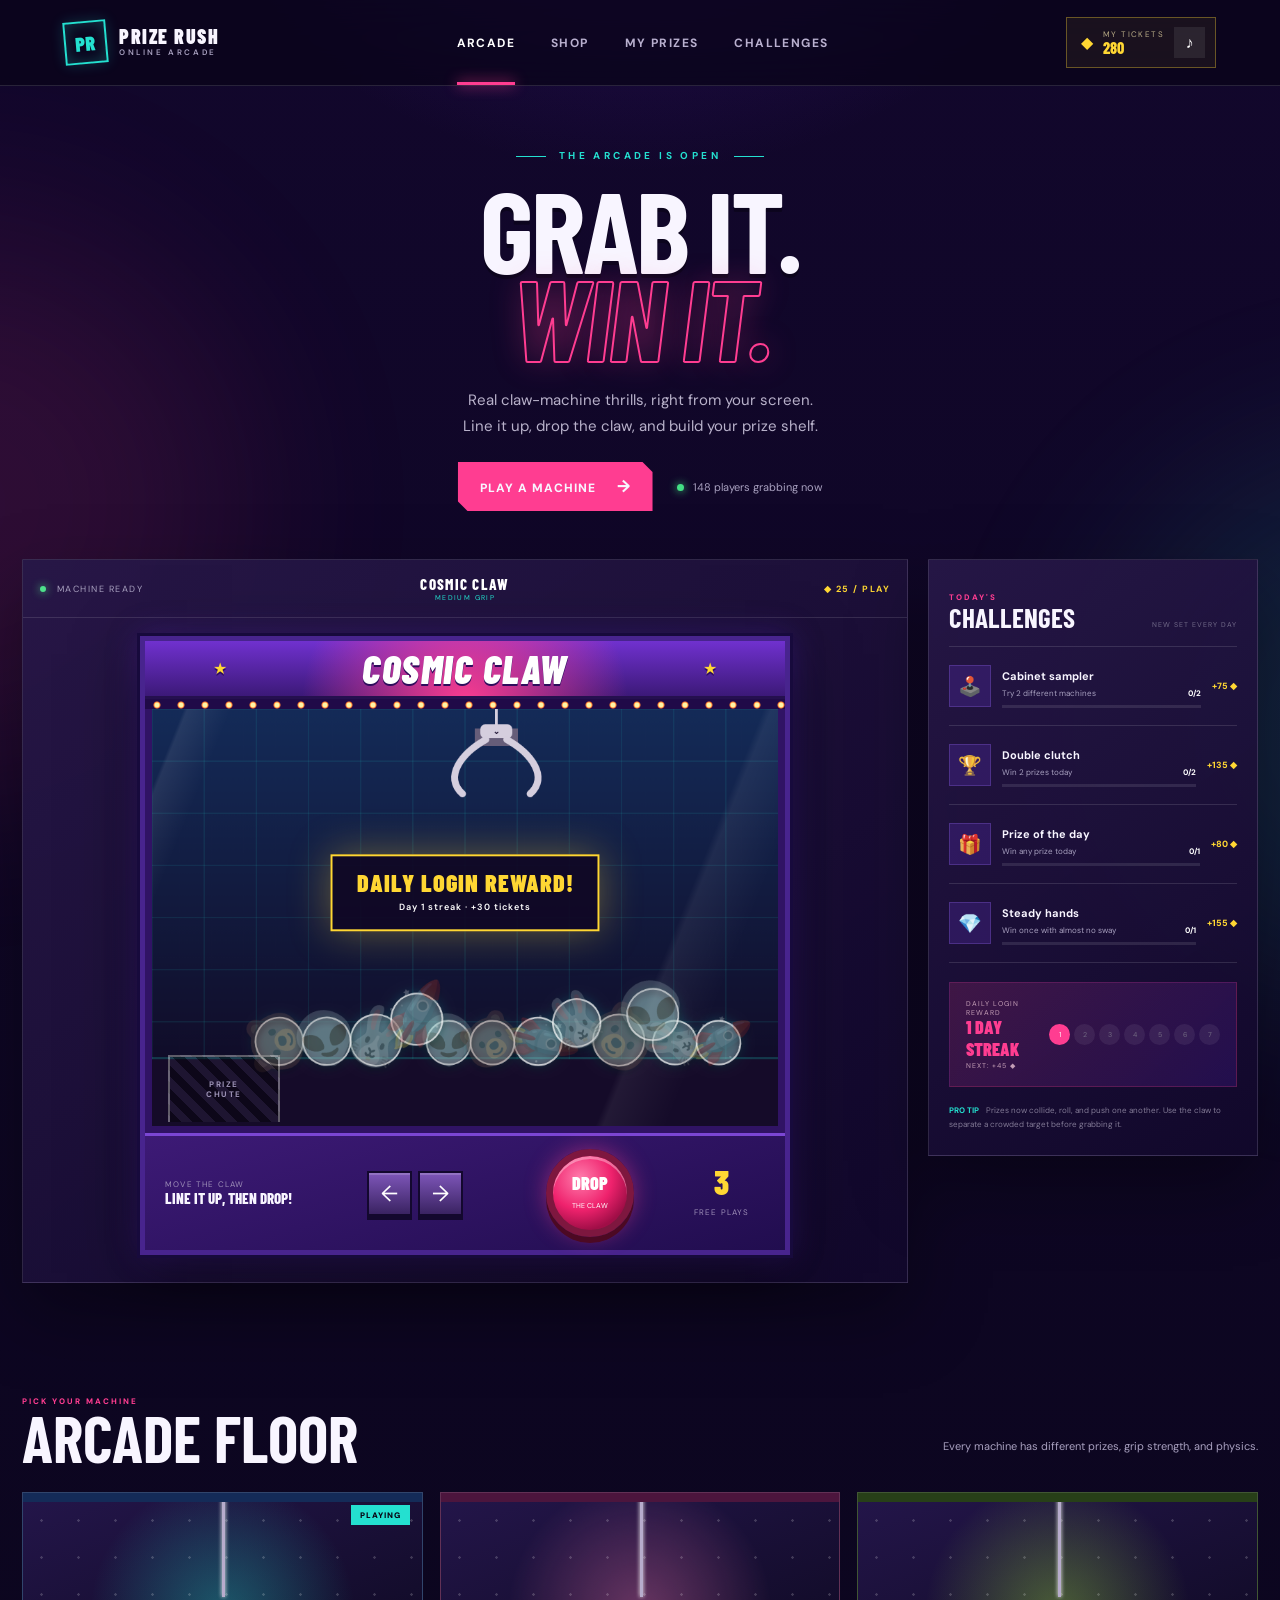
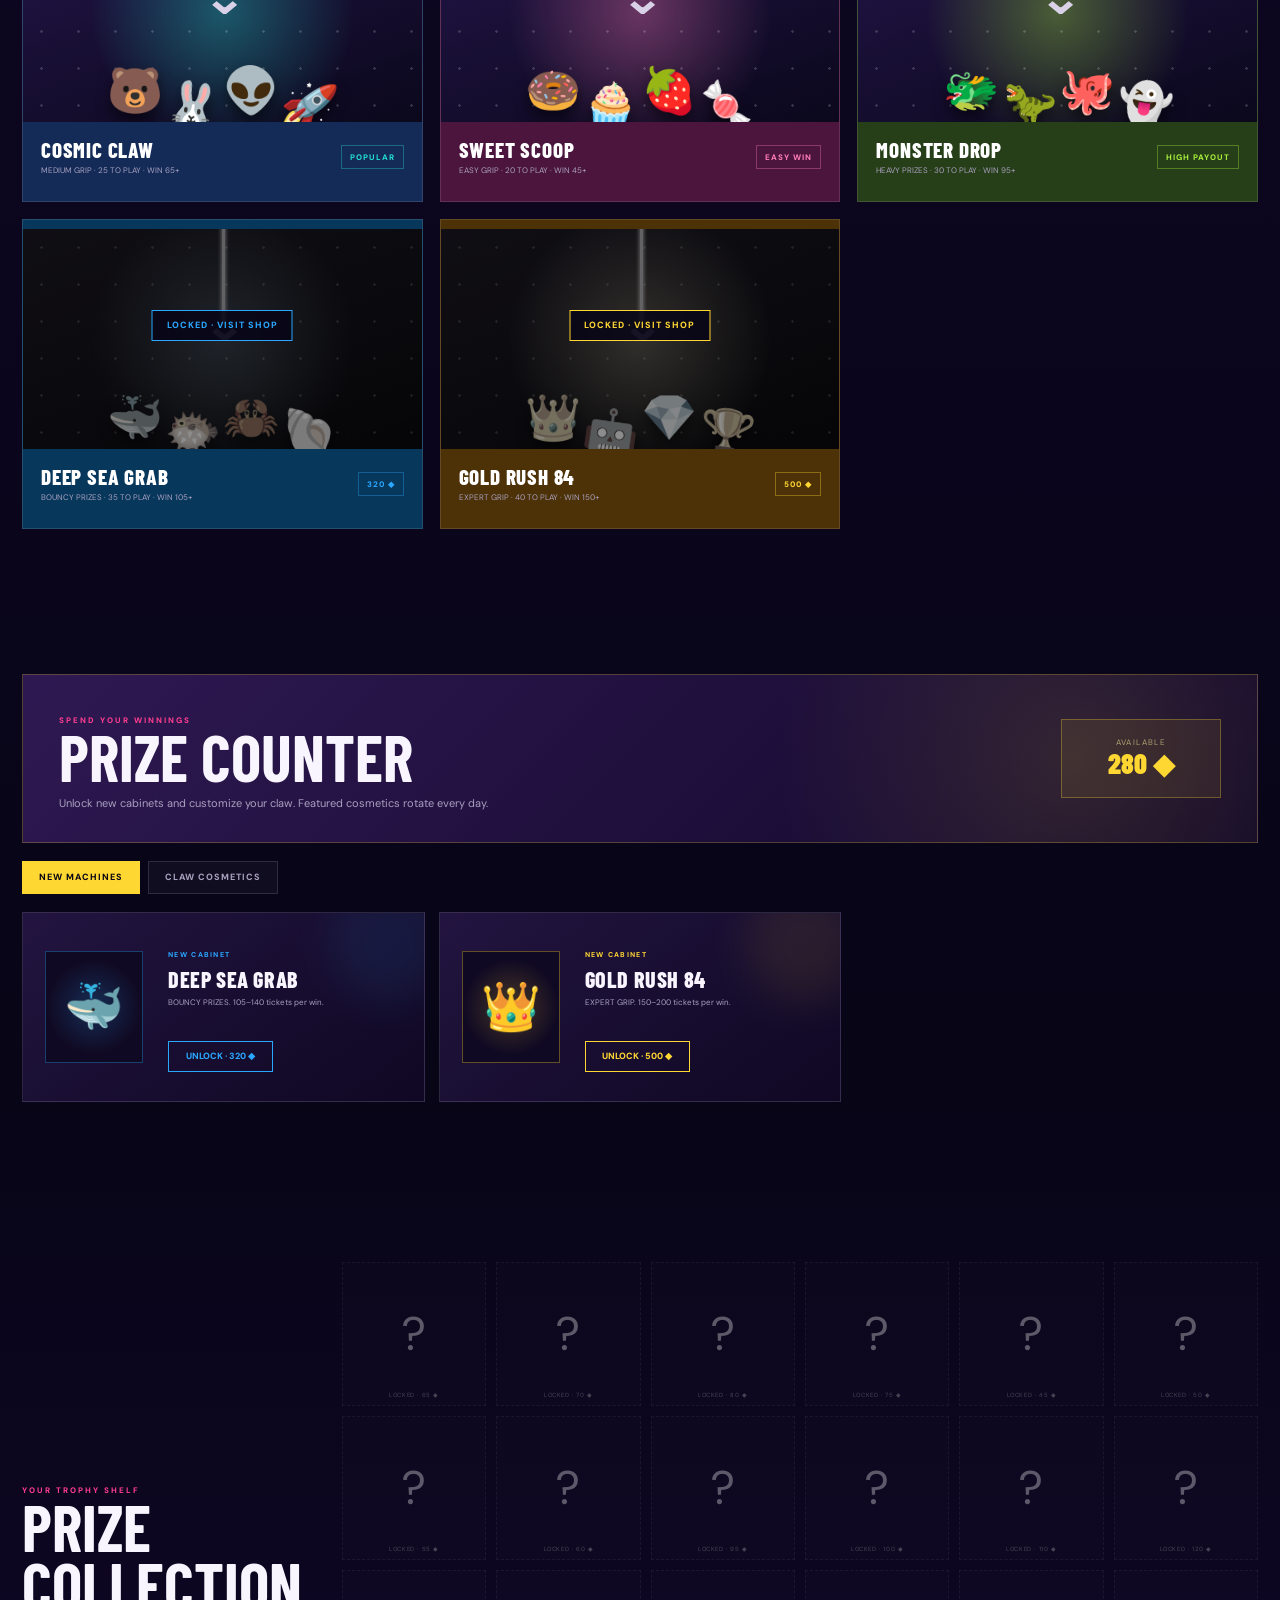
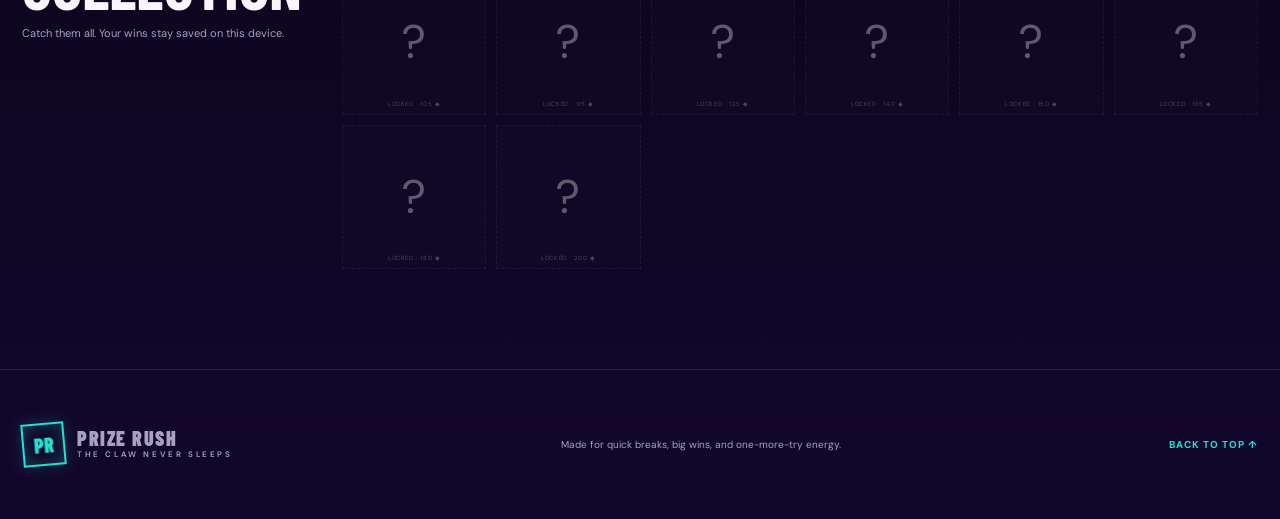
<file: index.html>
<!doctype html>
<html lang="en">
  <head>
    <meta charset="UTF-8" />
    <meta name="viewport" content="width=device-width, initial-scale=1.0" />
    <meta name="theme-color" content="#12072c" />
    <meta name="application-name" content="Prize Rush Arcade" />
    <meta name="description" content="A neon arcade of playable claw machines, daily challenges, and collectible prizes." />
    <title>Prize Rush Arcade</title>
    <link rel="stylesheet" href="styles.css" />
  </head>
  <body>
    <div class="ambient ambient-one"></div>
    <div class="ambient ambient-two"></div>

    <header class="topbar">
      <a class="brand" href="#top" aria-label="Prize Rush home">
        <span class="brand-mark">PR</span>
        <span><b>PRIZE RUSH</b><small>ONLINE ARCADE</small></span>
      </a>
      <nav aria-label="Primary navigation">
        <a class="active" href="#games">Arcade</a>
        <a href="#shop">Shop</a>
        <a href="#collection">My prizes</a>
        <a href="#challenges">Challenges</a>
      </nav>
      <div class="player-pill" aria-label="Your ticket balance">
        <span class="ticket-icon">◆</span>
        <span><small>MY TICKETS</small><strong id="ticketCount">250</strong></span>
        <button id="soundToggle" class="sound-btn" aria-label="Toggle arcade sounds" title="Toggle sounds">♪</button>
      </div>
    </header>

    <main id="top">
      <section class="hero" aria-labelledby="hero-title">
        <div class="eyebrow"><span></span> THE ARCADE IS OPEN <span></span></div>
        <h1 id="hero-title">GRAB IT.<br /><em>WIN IT.</em></h1>
        <p>Real claw-machine thrills, right from your screen.<br />Line it up, drop the claw, and build your prize shelf.</p>
        <div class="hero-actions">
          <a class="primary-cta" href="#machine">PLAY A MACHINE <span>→</span></a>
          <span class="live-note"><i></i> 148 players grabbing now</span>
        </div>
      </section>

      <section class="play-layout" id="machine" aria-label="Featured claw machine">
        <div class="machine-card">
          <div class="machine-topline">
            <div>
              <span class="status-dot"></span>
              <span id="machineStatus">MACHINE READY</span>
            </div>
            <div><b id="machineName">COSMIC CLAW</b><small id="machineDifficulty">MEDIUM GRIP</small></div>
            <div class="cost"><span>◆</span> 25 / PLAY</div>
          </div>

          <div class="machine-shell">
            <div class="machine-marquee">
              <span>★</span><b id="marqueeName">COSMIC CLAW</b><span>★</span>
            </div>
            <div class="bulbs" aria-hidden="true"></div>
            <div class="glass-wrap">
              <canvas id="clawCanvas" width="900" height="600" aria-label="Playable claw machine with prizes"></canvas>
              <div class="glass-shine"></div>
              <div class="drop-zone"><span>PRIZE<br />CHUTE</span></div>
              <div id="resultToast" class="result-toast" role="status" aria-live="polite"></div>
            </div>
            <div class="control-deck">
              <div class="control-copy">
                <small>MOVE THE CLAW</small>
                <b>LINE IT UP, THEN DROP!</b>
              </div>
              <div class="dpad" aria-label="Claw movement controls">
                <button id="leftBtn" aria-label="Move claw left">←</button>
                <button id="rightBtn" aria-label="Move claw right">→</button>
              </div>
              <button id="dropBtn" class="drop-btn"><span>DROP</span><small>THE CLAW</small></button>
              <div class="plays-left"><span id="playsLeft">3</span><small>FREE PLAYS</small></div>
            </div>
          </div>
        </div>

        <aside class="side-panel" id="challenges">
          <div class="panel-heading">
            <div><small>TODAY'S</small><h2>CHALLENGES</h2></div>
            <span>NEW SET EVERY DAY</span>
          </div>
          <div class="challenge-list" id="challengeList"></div>
          <div class="streak-card">
            <div><small>DAILY LOGIN REWARD</small><strong><span id="streakCount">1</span> DAY STREAK</strong><small id="nextReward">NEXT: +45 ◆</small></div>
            <div class="streak-days" id="streakDays"></div>
          </div>
          <p class="tip"><b>PRO TIP</b> Prizes now collide, roll, and push one another. Use the claw to separate a crowded target before grabbing it.</p>
        </aside>
      </section>

      <section class="games-section" id="games" aria-labelledby="games-title">
        <div class="section-heading">
          <div><span class="kicker">PICK YOUR MACHINE</span><h2 id="games-title">ARCADE FLOOR</h2></div>
          <p>Every machine has different prizes, grip strength, and physics.</p>
        </div>
        <div class="game-grid" id="gameGrid"></div>
      </section>

      <section class="shop-section" id="shop" aria-labelledby="shop-title">
        <div class="shop-banner">
          <div>
            <span class="kicker">SPEND YOUR WINNINGS</span>
            <h2 id="shop-title">PRIZE COUNTER</h2>
            <p>Unlock new cabinets and customize your claw. Featured cosmetics rotate every day.</p>
          </div>
          <div class="shop-balance"><small>AVAILABLE</small><strong><span id="shopTicketCount">250</span> ◆</strong></div>
        </div>
        <div class="shop-tabs" role="tablist" aria-label="Shop categories">
          <button class="active" data-shop-tab="machines" role="tab">NEW MACHINES</button>
          <button data-shop-tab="cosmetics" role="tab">CLAW COSMETICS</button>
        </div>
        <div class="shop-grid" id="shopGrid"></div>
      </section>

      <section class="collection-section" id="collection" aria-labelledby="collection-title">
        <div class="collection-copy">
          <span class="kicker">YOUR TROPHY SHELF</span>
          <h2 id="collection-title">PRIZE COLLECTION</h2>
          <p>Catch them all. Your wins stay saved on this device.</p>
        </div>
        <div class="collection-grid" id="collectionGrid"></div>
      </section>
    </main>

    <footer>
      <div class="brand footer-brand"><span class="brand-mark">PR</span><span><b>PRIZE RUSH</b><small>THE CLAW NEVER SLEEPS</small></span></div>
      <p>Made for quick breaks, big wins, and one-more-try energy.</p>
      <a href="#top">BACK TO TOP ↑</a>
    </footer>

    <script src="script.js"></script>
  </body>
</html>
</file>
<file: styles.css>
@import url('https://fonts.googleapis.com/css2?family=Barlow+Condensed:ital,wght@0,600;0,700;0,800;0,900;1,900&family=DM+Sans:wght@400;500;600;700&display=swap');

:root {
  --ink: #f8f5ff;
  --muted: #a8a0bf;
  --panel: #21143c;
  --panel-2: #170c31;
  --purple: #6b2ce8;
  --pink: #ff3d91;
  --yellow: #ffd733;
  --cyan: #24e0d0;
  --line: rgba(255,255,255,.12);
}

* { box-sizing: border-box; }
html { scroll-behavior: smooth; }
body {
  margin: 0;
  background:
    radial-gradient(circle at 50% -10%, rgba(107,44,232,.36), transparent 34rem),
    linear-gradient(180deg, #12072c 0%, #080517 72%, #12072c 100%);
  color: var(--ink);
  font-family: "DM Sans", sans-serif;
  min-height: 100vh;
  overflow-x: hidden;
}
body::before {
  content: "";
  position: fixed; inset: 0; pointer-events: none; opacity: .12;
  background-image: linear-gradient(rgba(255,255,255,.055) 1px, transparent 1px), linear-gradient(90deg, rgba(255,255,255,.055) 1px, transparent 1px);
  background-size: 44px 44px;
  mask-image: linear-gradient(to bottom, black, transparent 70%);
}
a { color: inherit; text-decoration: none; }
button { font: inherit; }
.ambient { position: fixed; width: 35rem; height: 35rem; filter: blur(100px); opacity: .12; border-radius: 50%; pointer-events: none; }
.ambient-one { background: var(--pink); top: 25%; left: -20rem; }
.ambient-two { background: var(--cyan); top: 50%; right: -24rem; }

.topbar {
  height: 86px; padding: 0 clamp(22px, 5vw, 78px); display: flex; align-items: center; justify-content: space-between;
  border-bottom: 1px solid var(--line); background: rgba(10,4,26,.76); backdrop-filter: blur(18px); position: sticky; top: 0; z-index: 20;
}
.brand { display: inline-flex; align-items: center; gap: 12px; }
.brand-mark { display: grid; place-items: center; width: 43px; height: 43px; border: 2px solid var(--cyan); color: var(--cyan); transform: rotate(-5deg); font: 900 20px/1 "Barlow Condensed"; box-shadow: inset 0 0 15px rgba(36,224,208,.25), 0 0 14px rgba(36,224,208,.2); }
.brand > span:last-child { display: flex; flex-direction: column; }
.brand b { font: 900 20px/1 "Barlow Condensed"; letter-spacing: 1.5px; }
.brand small { color: var(--muted); font: 600 8px/1.6 "DM Sans"; letter-spacing: 2.6px; }
nav { display: flex; gap: 36px; align-self: stretch; }
nav a { display: grid; place-items: center; color: #b9b0cf; font: 700 12px/1 "DM Sans"; letter-spacing: 1.4px; text-transform: uppercase; position: relative; }
nav a::after { content: ""; height: 3px; background: var(--pink); position: absolute; bottom: 0; left: 50%; right: 50%; transition: .25s; box-shadow: 0 0 14px var(--pink); }
nav a:hover::after, nav a.active::after { left: 0; right: 0; }
nav a.active { color: white; }
.player-pill { display: flex; align-items: center; gap: 10px; padding: 9px 10px 9px 14px; min-width: 150px; border: 1px solid rgba(255,215,51,.35); background: rgba(255,215,51,.06); }
.ticket-icon { color: var(--yellow); }
.player-pill > span:nth-child(2) { display: flex; flex-direction: column; }
.player-pill small { color: #b9ac86; font-size: 8px; letter-spacing: 1.4px; }
.player-pill strong { color: var(--yellow); font: 800 16px/1.1 "Barlow Condensed"; }
.sound-btn { margin-left: auto; width: 31px; height: 31px; border: 0; background: rgba(255,255,255,.08); color: white; cursor: pointer; }

main { width: min(1400px, calc(100% - 44px)); margin: auto; position: relative; z-index: 1; }
.hero { padding: 65px 0 48px; text-align: center; }
.eyebrow { color: var(--cyan); font: 700 10px/1 "DM Sans"; letter-spacing: 3.4px; display: flex; align-items: center; justify-content: center; gap: 13px; }
.eyebrow span { width: 30px; height: 1px; background: var(--cyan); }
h1, h2 { font-family: "Barlow Condensed", sans-serif; margin: 0; }
.hero h1 { font-size: clamp(70px, 9vw, 132px); line-height: .76; letter-spacing: -3px; margin-top: 24px; text-shadow: 0 4px 0 rgba(0,0,0,.3); }
.hero h1 em { color: transparent; -webkit-text-stroke: 2px var(--pink); text-shadow: 0 0 32px rgba(255,61,145,.27); font-style: italic; }
.hero p { color: #b8b1ca; line-height: 1.7; font-size: 15px; margin: 28px 0 23px; }
.hero-actions { display: flex; align-items: center; justify-content: center; gap: 24px; }
.primary-cta { background: var(--pink); padding: 16px 22px; font: 800 12px/1 "DM Sans"; letter-spacing: 1px; clip-path: polygon(0 0, calc(100% - 10px) 0, 100% 10px, 100% 100%, 10px 100%, 0 calc(100% - 10px)); box-shadow: 0 8px 30px rgba(255,61,145,.28); }
.primary-cta span { padding-left: 17px; font-size: 17px; }
.live-note { color: var(--muted); font-size: 11px; }
.live-note i { display: inline-block; width: 7px; height: 7px; border-radius: 50%; background: #43e084; box-shadow: 0 0 9px #43e084; margin-right: 6px; animation: pulse 1.4s infinite; }

.play-layout { display: grid; grid-template-columns: minmax(0, 1fr) 330px; gap: 20px; align-items: start; scroll-margin-top: 105px; }
.machine-card, .side-panel { border: 1px solid var(--line); background: linear-gradient(145deg, rgba(39,24,72,.92), rgba(18,8,43,.94)); box-shadow: 0 30px 70px rgba(0,0,0,.34); }
.machine-topline { min-height: 58px; padding: 10px 17px; display: grid; grid-template-columns: 1fr auto 1fr; align-items: center; border-bottom: 1px solid var(--line); font-size: 9px; letter-spacing: 1.5px; color: var(--muted); }
.machine-topline > div:nth-child(2) { text-align: center; display: flex; flex-direction: column; }
.machine-topline b { color: white; font: 800 15px/1.2 "Barlow Condensed"; letter-spacing: 1.3px; }
.machine-topline small { color: var(--cyan); font-size: 7px; letter-spacing: 1.4px; }
.status-dot { display: inline-block; width: 6px; height: 6px; background: #4ee18b; border-radius: 50%; margin-right: 7px; box-shadow: 0 0 8px #4ee18b; }
.cost { justify-self: end; color: var(--yellow); font-weight: 700; }
.machine-shell { width: min(650px, calc(100% - 40px)); margin: 18px auto 27px; border: 5px solid #48248e; background: #391875; box-shadow: 0 0 0 3px #170a3c, 0 18px 60px rgba(0,0,0,.5), 0 0 30px rgba(107,44,232,.35); }
.machine-marquee { height: 58px; display: flex; align-items: center; justify-content: space-around; color: white; background: radial-gradient(circle at 50% 120%, #ff3d91, transparent 50%), linear-gradient(#7031cf,#3c1978); border-bottom: 3px solid #25104f; text-shadow: 0 2px #2e0d5c; }
.machine-marquee b { font: italic 900 clamp(22px, 4vw, 39px)/1 "Barlow Condensed"; letter-spacing: 1.5px; }
.machine-marquee span { color: var(--yellow); }
.bulbs { height: 10px; background: radial-gradient(circle, #fff6a6 0 2px, #ff7d32 3px, transparent 4px) 0 2px/24px 8px repeat-x, #200a48; }
.glass-wrap { position: relative; background: #0a0820; border: 7px solid #301364; border-top: 0; overflow: hidden; }
#clawCanvas { width: 100%; height: auto; display: block; aspect-ratio: 3 / 2; background: linear-gradient(#10173e, #23134d); touch-action: none; }
.glass-shine { position: absolute; inset: 0; pointer-events: none; background: linear-gradient(112deg, transparent 4%, rgba(255,255,255,.08) 4.5%, transparent 10%, transparent 77%, rgba(255,255,255,.06) 78%, transparent 86%); }
.drop-zone { position: absolute; left: 2.5%; bottom: 1%; width: 18%; height: 16%; border: 2px solid rgba(255,255,255,.34); border-bottom: 0; background: repeating-linear-gradient(45deg,rgba(0,0,0,.4) 0 8px,rgba(255,255,255,.04) 8px 16px); display: grid; place-items: center; text-align: center; font: 800 8px/1.2 "DM Sans"; letter-spacing: 1.4px; color: #9b91b4; }
.result-toast { position: absolute; left: 50%; top: 44%; transform: translate(-50%,-50%) scale(.8); opacity: 0; pointer-events: none; background: #100724e6; border: 2px solid var(--yellow); padding: 15px 24px; font: 900 24px/1 "Barlow Condensed"; color: var(--yellow); letter-spacing: 1px; text-align: center; transition: .25s; box-shadow: 0 0 40px rgba(255,215,51,.35); }
.result-toast.show { opacity: 1; transform: translate(-50%,-50%) scale(1); }
.result-toast small { display: block; color: white; font: 600 9px/1.6 "DM Sans"; letter-spacing: 1px; margin-top: 5px; }
.control-deck { min-height: 105px; display: grid; grid-template-columns: 1.4fr 1fr 1.1fr .65fr; align-items: center; gap: 15px; padding: 13px 20px; background: linear-gradient(165deg,#3d1a76,#210d4f); border-top: 3px solid #7b46d4; }
.control-copy { display: flex; flex-direction: column; }
.control-copy small, .plays-left small { color: #9d8eb7; font-size: 8px; letter-spacing: 1.2px; }
.control-copy b { font: 800 15px/1.2 "Barlow Condensed"; }
.dpad { display: flex; gap: 6px; }
.dpad button { width: 45px; height: 45px; border: 2px solid #13082e; background: linear-gradient(#7e56b9,#3a2362); color: white; font-size: 22px; box-shadow: inset 0 2px rgba(255,255,255,.17), 0 4px #13082e; cursor: pointer; }
.dpad button:active { transform: translateY(3px); box-shadow: inset 0 2px rgba(255,255,255,.17), 0 1px #13082e; }
.drop-btn { width: 88px; height: 88px; justify-self: center; border-radius: 50%; border: 7px solid #7e173f; background: radial-gradient(circle at 37% 30%, #ff7cac, #ef226d 45%, #a00e47 75%); color: white; box-shadow: 0 6px 0 #4c0923, 0 0 22px rgba(255,61,145,.45), inset 0 3px rgba(255,255,255,.35); cursor: pointer; }
.drop-btn span { display: block; font: 900 18px/1 "Barlow Condensed"; }
.drop-btn small { font-size: 7px; }
.drop-btn:disabled { filter: grayscale(.8); cursor: wait; }
.plays-left { text-align: center; }
.plays-left span { display: block; color: var(--yellow); font: 900 33px/1 "Barlow Condensed"; }

.side-panel { padding: 24px 20px; }
.panel-heading { display: flex; align-items: end; justify-content: space-between; border-bottom: 1px solid var(--line); padding-bottom: 17px; }
.panel-heading small, .kicker { color: var(--pink); font: 800 8px/1 "DM Sans"; letter-spacing: 2px; }
.panel-heading h2 { font-size: 27px; line-height: .9; }
.panel-heading > span { color: #736b89; font-size: 7px; letter-spacing: 1px; }
.challenge { display: grid; grid-template-columns: 42px 1fr auto; gap: 11px; align-items: center; padding: 17px 0; border-bottom: 1px solid var(--line); }
.challenge-icon { display: grid; place-items: center; width: 42px; height: 42px; background: rgba(107,44,232,.25); border: 1px solid rgba(136,87,238,.35); font-size: 19px; filter: saturate(.8); }
.challenge b { font-size: 11px; }
.challenge p { color: var(--muted); font-size: 8px; margin: 3px 0 7px; }
.challenge-count { color: white; float: right; font-weight: 700; }
.reward { color: var(--yellow); font: 800 9px/1 "DM Sans"; }
.progress { height: 3px; background: rgba(255,255,255,.1); }
.progress i { display: block; width: 0; height: 100%; background: var(--pink); box-shadow: 0 0 8px var(--pink); transition: .5s; }
.challenge.complete { opacity: .7; }
.challenge.complete .progress i { width: 100%; background: #49e18e; }
.streak-card { margin-top: 19px; padding: 16px; display: flex; justify-content: space-between; align-items: center; background: linear-gradient(135deg, rgba(255,61,145,.16), rgba(107,44,232,.17)); border: 1px solid rgba(255,61,145,.2); }
.streak-card small { display: block; color: #c39eb6; font-size: 7px; letter-spacing: 1px; }
.streak-card strong { color: var(--pink); font: 900 18px/1.2 "Barlow Condensed"; }
.streak-days { display: flex; gap: 4px; }
.streak-days span { display: grid; place-items: center; width: 21px; height: 21px; border-radius: 50%; background: rgba(255,255,255,.07); color: #716982; font-size: 7px; }
.streak-days .done { background: var(--pink); color: white; }
.tip { color: #827a96; font-size: 8px; line-height: 1.65; margin: 17px 0 0; }
.tip b { color: var(--cyan); margin-right: 5px; }

.games-section, .shop-section, .collection-section { padding: 105px 0 40px; scroll-margin-top: 80px; }
.section-heading { display: flex; justify-content: space-between; align-items: end; margin-bottom: 25px; }
.section-heading h2, .collection-copy h2 { font-size: clamp(42px, 5vw, 64px); line-height: .9; }
.section-heading p, .collection-copy p { color: var(--muted); font-size: 11px; max-width: 370px; line-height: 1.6; }
.game-grid { display: grid; grid-template-columns: repeat(3, 1fr); gap: 17px; }
.game-tile { position: relative; min-height: 310px; overflow: hidden; border: 1px solid var(--line); background: var(--tile-bg); cursor: pointer; text-align: left; color: white; padding: 0; transition: transform .25s, border-color .25s; }
.game-tile:hover { transform: translateY(-6px); border-color: var(--accent); }
.game-scene { height: 220px; position: relative; overflow: hidden; background: radial-gradient(circle at 50% 50%, color-mix(in srgb, var(--accent) 35%, transparent), transparent 58%), linear-gradient(160deg, #231549, #0b081c); }
.game-scene::before { content: ""; position: absolute; inset: 0; background-image: radial-gradient(circle,rgba(255,255,255,.7) 0 1px, transparent 1.5px); background-size: 37px 37px; opacity: .25; }
.mini-claw { position: absolute; top: -10px; left: 50%; width: 3px; height: 105px; background: #b7accc; box-shadow: 0 0 4px white; }
.mini-claw::after { content: "⌄"; position: absolute; bottom: -24px; left: -16px; font: 700 43px/1 sans-serif; color: #d9d1e7; transform: scaleX(1.2); }
.prize-pile { position: absolute; left: 0; right: 0; bottom: 2px; display: flex; align-items: end; justify-content: center; gap: 2px; font-size: 45px; filter: drop-shadow(0 8px 7px rgba(0,0,0,.5)); }
.prize-pile span:nth-child(2), .prize-pile span:nth-child(4) { transform: translateY(15px) rotate(8deg); }
.tile-info { padding: 17px 18px; display: flex; justify-content: space-between; align-items: center; }
.tile-info > div { display: flex; flex-direction: column; }
.tile-info b { font: 800 21px/1 "Barlow Condensed"; letter-spacing: .8px; }
.tile-info small { color: var(--muted); font-size: 8px; margin-top: 5px; }
.tile-badge { color: var(--accent); font: 800 8px/1 "DM Sans"; letter-spacing: 1px; border: 1px solid color-mix(in srgb, var(--accent) 35%, transparent); padding: 7px 8px; }
.game-tile.selected::after { content: "PLAYING"; position: absolute; top: 12px; right: 12px; background: var(--accent); color: #090414; padding: 6px 9px; font: 900 8px/1 "DM Sans"; letter-spacing: 1px; }
.game-tile.locked .game-scene { filter: grayscale(.8) brightness(.55); }
.game-tile.locked::before { content: "LOCKED · VISIT SHOP"; position: absolute; z-index: 3; top: 90px; left: 50%; transform: translateX(-50%); white-space: nowrap; padding: 10px 14px; background: rgba(8,5,23,.86); border: 1px solid var(--accent); color: var(--accent); font: 800 9px/1 "DM Sans"; letter-spacing: 1px; }

.shop-section { padding-bottom: 55px; }
.shop-banner { display: flex; justify-content: space-between; align-items: center; padding: 32px 36px; border: 1px solid rgba(255,215,51,.24); background: radial-gradient(circle at 85% 50%, rgba(255,215,51,.12), transparent 28%), linear-gradient(135deg, rgba(49,26,85,.95), rgba(18,8,43,.96)); }
.shop-banner h2 { font-size: clamp(42px,5vw,64px); line-height: .9; }
.shop-banner p { color: var(--muted); font-size: 11px; margin: 10px 0 0; }
.shop-balance { min-width: 160px; padding: 17px 20px; background: rgba(255,215,51,.08); border: 1px solid rgba(255,215,51,.3); text-align: center; }
.shop-balance small { display: block; color: #ad9f72; font-size: 8px; letter-spacing: 1.4px; }
.shop-balance strong { display: block; color: var(--yellow); font: 900 28px/1.2 "Barlow Condensed"; }
.shop-tabs { display: flex; gap: 8px; margin: 18px 0; }
.shop-tabs button { padding: 11px 16px; border: 1px solid var(--line); background: rgba(255,255,255,.035); color: var(--muted); font: 800 9px/1 "DM Sans"; letter-spacing: 1px; cursor: pointer; }
.shop-tabs button.active { color: #0a0615; background: var(--yellow); border-color: var(--yellow); }
.shop-grid { display: grid; grid-template-columns: repeat(3,1fr); gap: 14px; }
.shop-card { min-height: 190px; display: grid; grid-template-columns: 105px 1fr; gap: 18px; align-items: center; padding: 22px; border: 1px solid var(--line); background: linear-gradient(145deg, rgba(37,22,68,.92), rgba(16,8,36,.94)); position: relative; overflow: hidden; }
.shop-card::after { content: ""; position: absolute; width: 120px; height: 120px; border-radius: 50%; background: var(--item-accent); opacity: .08; filter: blur(20px); right: -25px; top: -30px; }
.shop-preview { width: 98px; height: 112px; display: grid; place-items: center; position: relative; background: radial-gradient(circle, color-mix(in srgb,var(--item-accent) 23%, transparent), transparent 65%), #100923; border: 1px solid color-mix(in srgb,var(--item-accent) 34%, transparent); font-size: 48px; color: var(--item-accent); }
.shop-preview.claw-preview { font: 900 72px/1 "Barlow Condensed"; text-shadow: 0 0 18px var(--item-accent); }
.shop-info { position: relative; z-index: 1; }
.shop-info small { color: var(--item-accent); font: 800 7px/1 "DM Sans"; letter-spacing: 1.3px; }
.shop-info h3 { margin: 6px 0; font: 800 22px/1 "Barlow Condensed"; letter-spacing: .6px; }
.shop-info p { min-height: 32px; color: var(--muted); font-size: 8px; line-height: 1.5; margin: 0 0 13px; }
.buy-btn { min-width: 105px; padding: 10px 12px; border: 1px solid var(--item-accent); background: transparent; color: var(--item-accent); font: 800 9px/1 "DM Sans"; cursor: pointer; }
.buy-btn:hover:not(:disabled) { background: var(--item-accent); color: #0a0615; }
.buy-btn:disabled { border-color: var(--line); color: #746c84; cursor: default; }
.shop-card.equipped { border-color: var(--item-accent); box-shadow: inset 0 0 22px color-mix(in srgb,var(--item-accent) 8%, transparent); }

.collection-section { display: grid; grid-template-columns: 280px 1fr; gap: 40px; align-items: center; padding-bottom: 100px; }
.collection-grid { display: grid; grid-template-columns: repeat(6, 1fr); gap: 10px; }
.collection-item { aspect-ratio: 1; min-width: 0; display: grid; place-items: center; position: relative; background: rgba(255,255,255,.035); border: 1px dashed rgba(255,255,255,.16); filter: grayscale(1); opacity: .35; font-size: clamp(25px, 4vw, 47px); }
.collection-item.won { filter: none; opacity: 1; background: radial-gradient(circle, rgba(255,215,51,.17), rgba(255,255,255,.035)); border: 1px solid rgba(255,215,51,.45); }
.collection-item small { position: absolute; bottom: 6px; color: #bcb4cb; font-size: 6px; letter-spacing: .6px; text-transform: uppercase; }
footer { min-height: 150px; border-top: 1px solid var(--line); display: flex; align-items: center; justify-content: space-between; padding: 0 max(22px, calc((100% - 1400px)/2)); color: var(--muted); font-size: 10px; }
footer > a { color: var(--cyan); font-weight: 700; letter-spacing: 1px; }

@keyframes pulse { 50% { opacity: .35; } }
@media (max-width: 950px) {
  nav { display: none; }
  .play-layout { grid-template-columns: 1fr; }
  .side-panel { display: grid; grid-template-columns: 1.3fr 1fr; gap: 0 25px; }
  .panel-heading { grid-column: 1/-1; }
  .game-grid { grid-template-columns: 1fr 1fr; }
  .shop-grid { grid-template-columns: 1fr 1fr; }
  .collection-section { grid-template-columns: 1fr; }
}
@media (max-width: 650px) {
  .topbar { height: 70px; padding: 0 14px; }
  .brand small { display: none; }
  .player-pill { min-width: 125px; }
  main { width: min(100% - 20px, 1400px); }
  .hero { padding: 52px 0 35px; }
  .hero h1 { font-size: 73px; }
  .hero p br { display: none; }
  .live-note { display: none; }
  .machine-topline { grid-template-columns: 1fr 1fr; }
  .machine-topline > div:first-child { display: none; }
  .machine-shell { width: calc(100% - 12px); margin-top: 7px; }
  .control-deck { grid-template-columns: 1fr 1.2fr 1fr; padding: 12px 10px; gap: 4px; }
  .control-copy { display: none; }
  .drop-btn { width: 74px; height: 74px; }
  .dpad button { width: 39px; }
  .side-panel { display: block; }
  .section-heading { display: block; }
  .game-grid { grid-template-columns: 1fr; }
  .shop-banner { display: block; padding: 25px 20px; }
  .shop-balance { margin-top: 20px; }
  .shop-grid { grid-template-columns: 1fr; }
  .collection-grid { grid-template-columns: repeat(3, 1fr); }
  footer { flex-direction: column; padding: 35px 20px; gap: 25px; text-align: center; }
}
@media (prefers-reduced-motion: reduce) { html { scroll-behavior: auto; } * { animation: none !important; transition: none !important; } }
</file>
